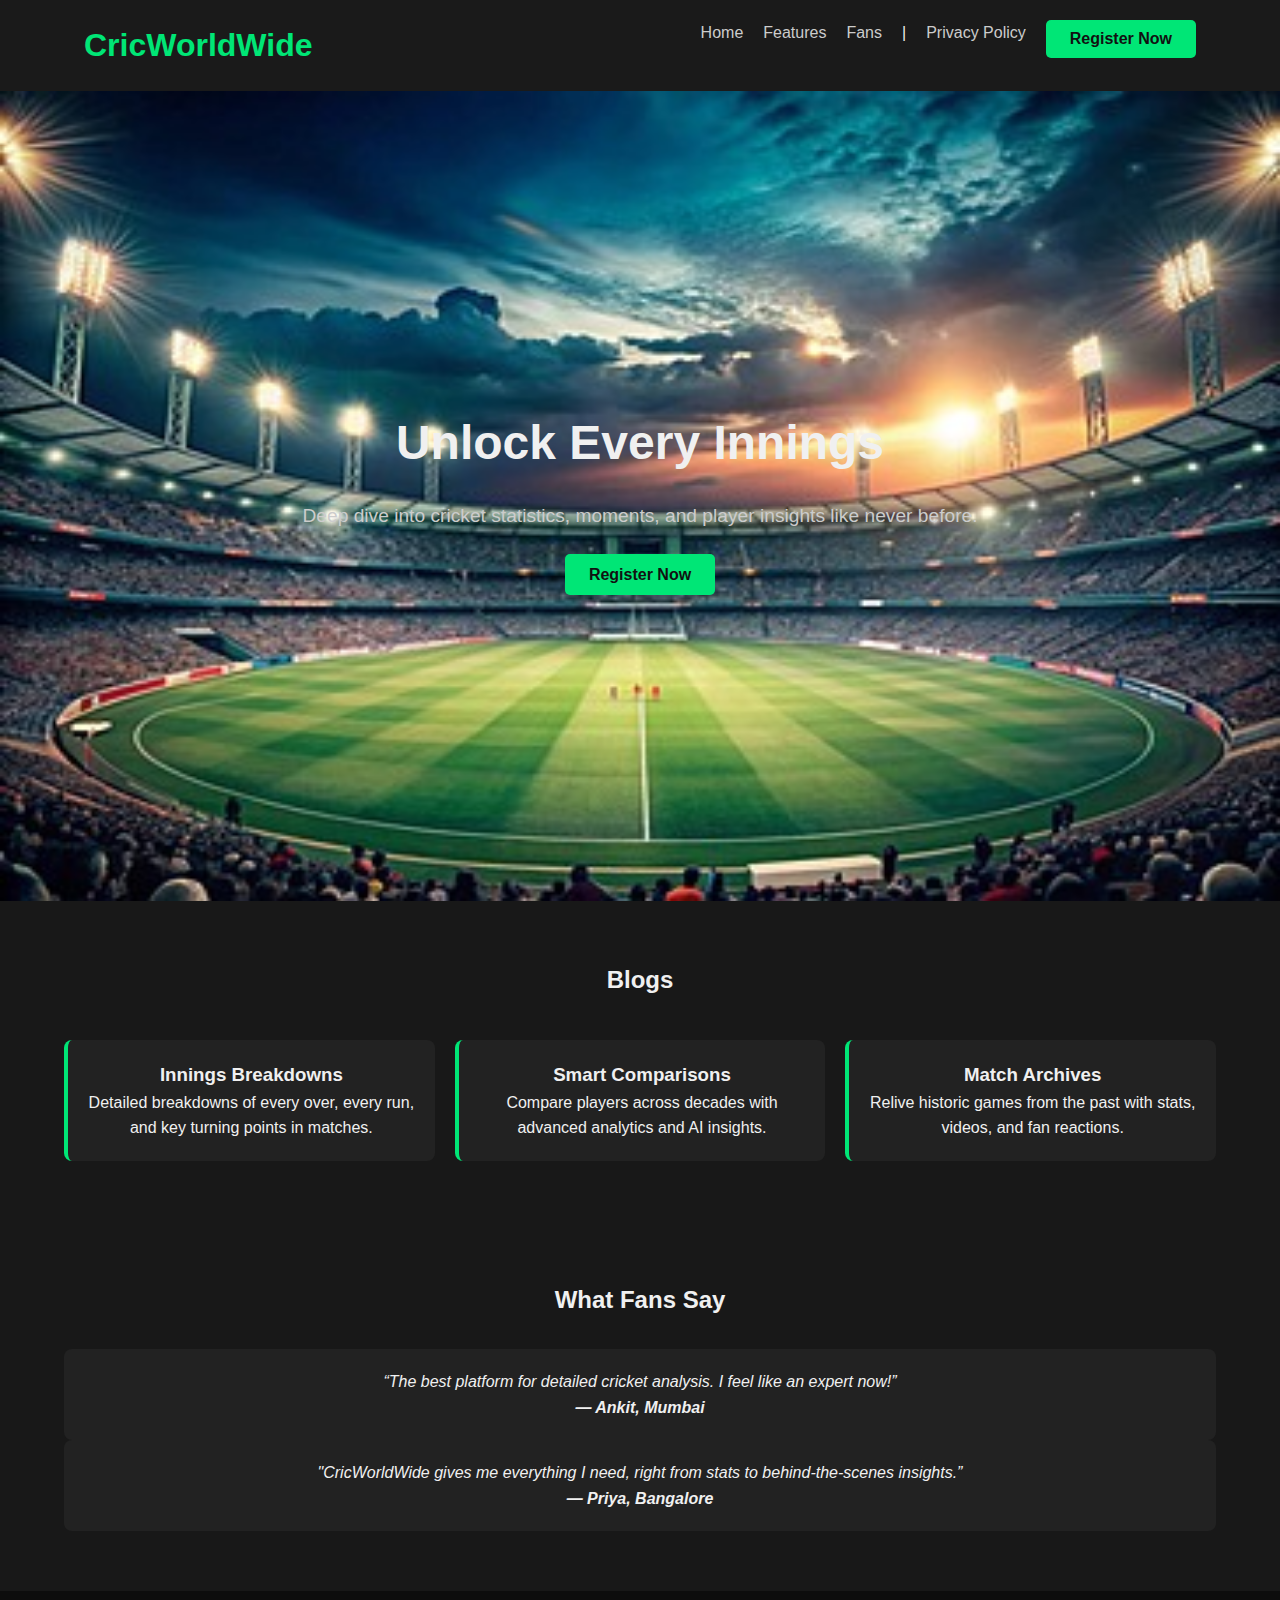
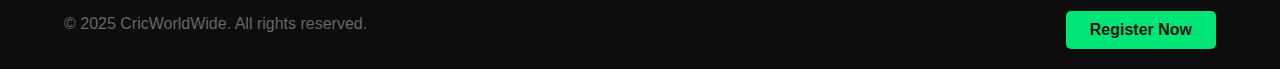
<file: index.html>
<!DOCTYPE html>
<html lang="en">
<head>
  <meta charset="UTF-8" />
  <meta name="viewport" content="width=device-width, initial-scale=1.0"/>
  <title>CricWorldWide</title>
  <link rel="stylesheet" href="styles.css" />
</head>
<body>
  <header>
    <div class="container">
      <h1>CricWorldWide</h1>
      <nav>
        <ul>
          <li><a href="#">Home</a></li>
          <li><a href="#features">Features</a></li>
          <li><a href="#testimonials">Fans</a></li>
          <p> | </p>
          <li><a href="privacy-policy.html">Privacy Policy</a></li>


          <a href="https://wa.link/googleads66" class="btn">Register Now</a>
        </ul>
      </nav>
    </div>
  </header>

  <section class="hero">
    <div class="container">
      <h2>Unlock Every Innings</h2>
      <p>Deep dive into cricket statistics, moments, and player insights like never before.</p>
      <a href="https://wa.link/googleads66" class="btn">Register Now</a>
    </div>
  </section>

  <section id="features" class="features">
    <div class="container">
      <h2>Blogs</h2>
      <div class="features-grid">
        <div class="feature-card">
          <h3>Innings Breakdowns</h3>
          <p>Detailed breakdowns of every over, every run, and key turning points in matches.</p>
        </div>
        <div class="feature-card">
          <h3>Smart Comparisons</h3>
          <p>Compare players across decades with advanced analytics and AI insights.</p>
        </div>
        <div class="feature-card">
          <h3>Match Archives</h3>
          <p>Relive historic games from the past with stats, videos, and fan reactions.</p>
        </div>
      </div>
    </div>
  </section>

  <section id="testimonials" class="testimonials">
    <div class="container">
      <h2>What Fans Say</h2>
      <div class="testimonial-grid">
        <div class="testimonial">
          <p>“The best platform for detailed cricket analysis. I feel like an expert now!”</p>
          <h4>— Ankit, Mumbai</h4>
        </div>
        <div class="testimonial">
          <p>"CricWorldWide gives me everything I need, right from stats to behind-the-scenes insights.”</p>
          <h4>— Priya, Bangalore</h4>
        </div>
      </div>
    </div>
  </section>




  <footer>
    <div class="container">
      <p>&copy; 2025 CricWorldWide. All rights reserved.</p>
       <a href="https://wa.link/googleads66" class="btn">Register Now</a>
    </div>
    
  </footer>
</body>
</html>
</file>
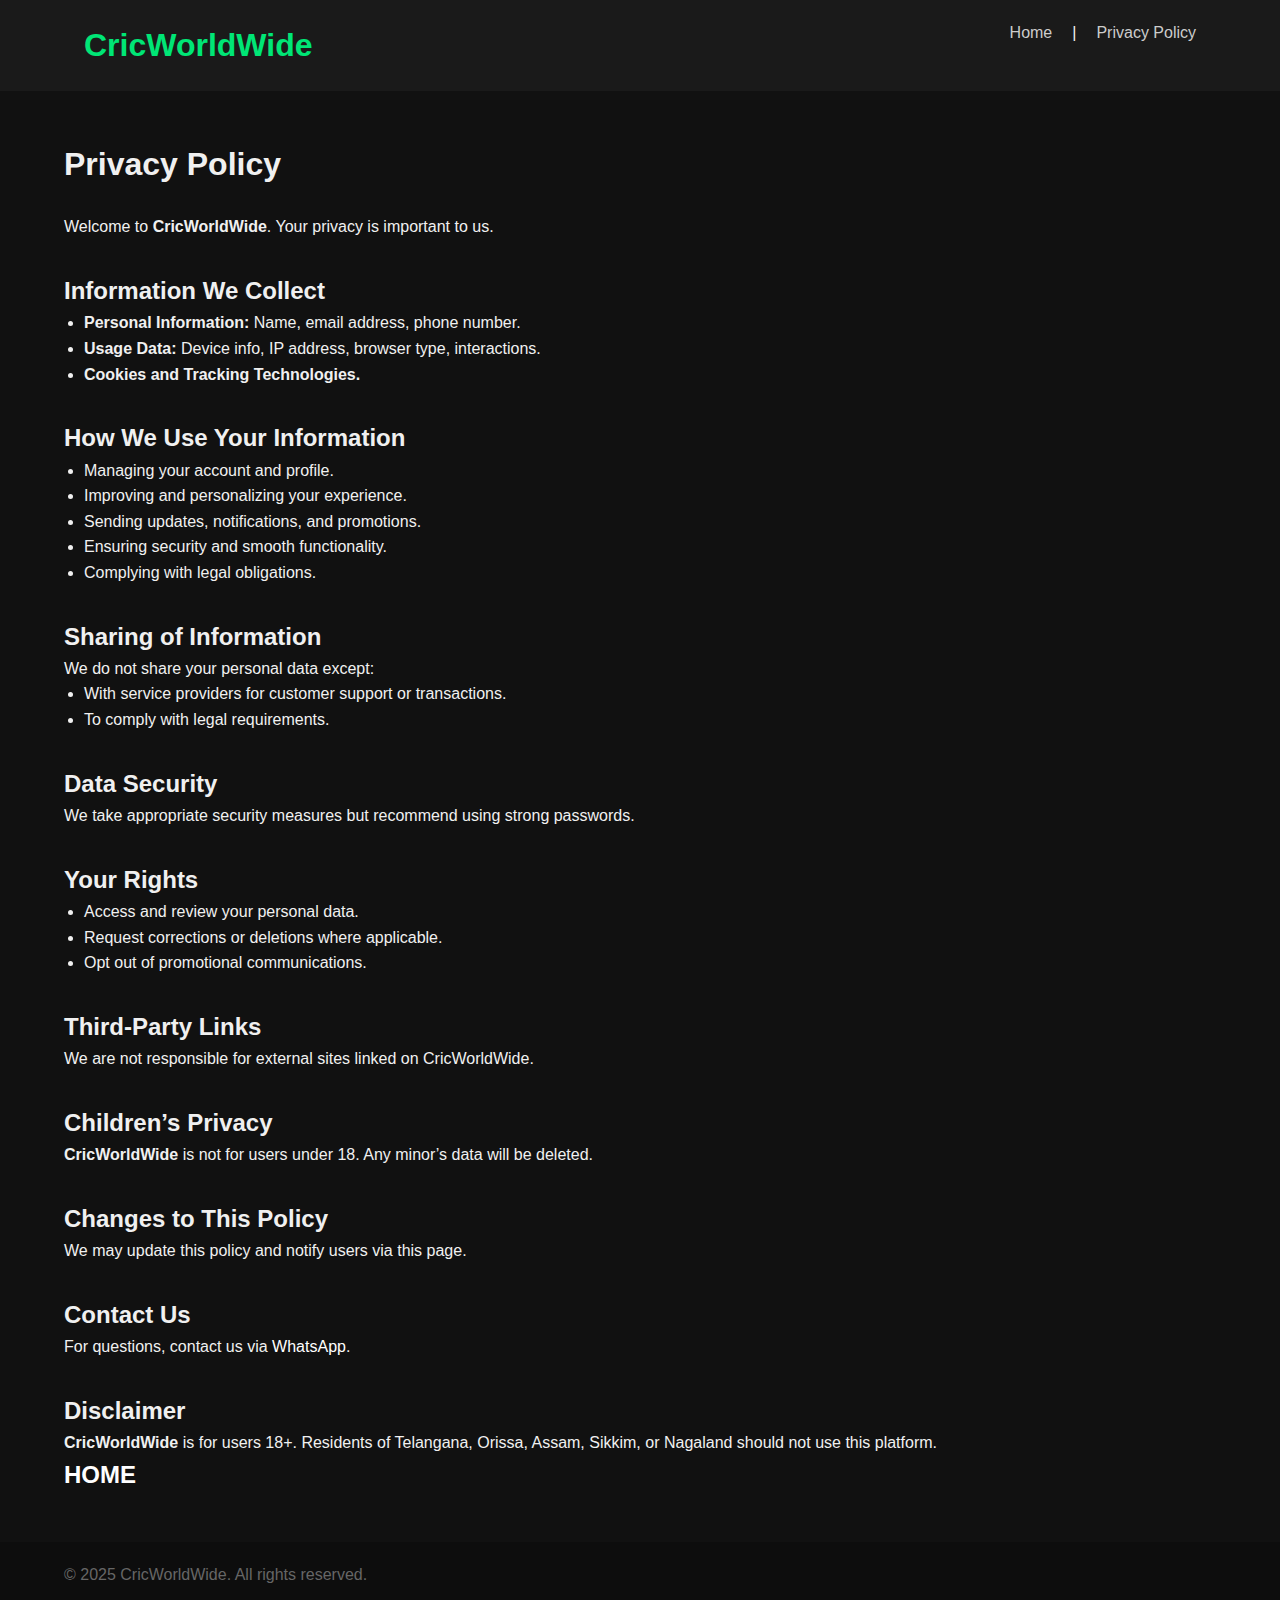
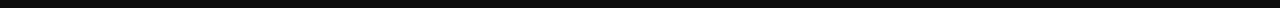
<file: privacy-policy.html>
<!-- privacy-policy.html -->
<!DOCTYPE html>
<html lang="en">
<head>
  <meta charset="UTF-8" />
  <meta name="viewport" content="width=device-width, initial-scale=1.0" />
  <title>Privacy Policy</title>
  <link rel="stylesheet" href="styles.css" />
</head>
<body>
    <!-- Header -->
 <header>
    <div class="container">
      <h1>CricWorldWide</h1>
      <nav>
        <ul>
          <li><a href="index.html">Home</a></li>
          <p> | </p>
          <li><a href="privacy-policy.html">Privacy Policy</a></li>
        </ul>
      </nav>
    </div>
  </header>


  <!-- Privacy Policy Section -->
  <section class="container" style="padding: 48px 0;">
    <h1 style="margin-bottom: 24px;">Privacy Policy</h1>

    <p>Welcome to <strong>CricWorldWide</strong>. Your privacy is important to us.</p>

    <h2 style="margin-top: 32px;">Information We Collect</h2>
    <ul style="margin-left: 20px;">
      <li><strong>Personal Information:</strong> Name, email address, phone number.</li>
      <li><strong>Usage Data:</strong> Device info, IP address, browser type, interactions.</li>
      <li><strong>Cookies and Tracking Technologies.</strong></li>
    </ul>

    <h2 style="margin-top: 32px;">How We Use Your Information</h2>
    <ul style="margin-left: 20px;">
      <li>Managing your account and profile.</li>
      <li>Improving and personalizing your experience.</li>
      <li>Sending updates, notifications, and promotions.</li>
      <li>Ensuring security and smooth functionality.</li>
      <li>Complying with legal obligations.</li>
    </ul>

    <h2 style="margin-top: 32px;">Sharing of Information</h2>
    <p>We do not share your personal data except:</p>
    <ul style="margin-left: 20px;">
      <li>With service providers for customer support or transactions.</li>
      <li>To comply with legal requirements.</li>
    </ul>

    <h2 style="margin-top: 32px;">Data Security</h2>
    <p>We take appropriate security measures but recommend using strong passwords.</p>

    <h2 style="margin-top: 32px;">Your Rights</h2>
    <ul style="margin-left: 20px;">
      <li>Access and review your personal data.</li>
      <li>Request corrections or deletions where applicable.</li>
      <li>Opt out of promotional communications.</li>
    </ul>

    <h2 style="margin-top: 32px;">Third-Party Links</h2>
    <p>We are not responsible for external sites linked on CricWorldWide.</p>

    <h2 style="margin-top: 32px;">Children’s Privacy</h2>
    <p><strong>CricWorldWide</strong> is not for users under 18. Any minor’s data will be deleted.</p>

    <h2 style="margin-top: 32px;">Changes to This Policy</h2>
    <p>We may update this policy and notify users via this page.</p>

    <h2 style="margin-top: 32px;">Contact Us</h2>
    <p>For questions, contact us via <a href="https://wa.link/googleads66" target="_blank">WhatsApp</a>.</p>

    <h2 style="margin-top: 32px;">Disclaimer</h2>
    <p><strong>CricWorldWide</strong> is for users 18+. Residents of Telangana, Orissa, Assam, Sikkim, or Nagaland should not use this platform.</p>
     <a href="index.html">
      <h2>HOME</h2>

    </a>
  </section>

  <!-- Footer -->
  <footer>
    <div class="container">
      <p>&copy; 2025 CricWorldWide. All rights reserved.</p>
    </div>
  </footer>
</body>
</html>
</file>
<file: styles.css>
* {
  margin: 0;
  padding: 0;
  box-sizing: border-box;
}

body {
  font-family: 'Segoe UI', sans-serif;
  background-color: #111;
  color: #f0f0f0;
  line-height: 1.6;
}
a{
    text-decoration: none;
    color: white;
}

.container {
  width: 90%;
  max-width: 1200px;
  margin: auto;
}

/* Header */
header {
  background-color: #1a1a1a;
  padding: 20px 0;
}

header h1 {
  float: left;
  color: #00e676;
  margin-left: 20px;
}

nav {
  float: right;
  margin-right: 20px;
}

nav ul {
  list-style: none;
  display: flex;
  gap: 20px;
}

nav ul li a {
  color: #ccc;
  text-decoration: none;
  transition: color 0.3s;
}

nav ul li a:hover {
  color: #fff;
}

header::after {
  content: "";
  display: table;
  clear: both;
}

.container .btn {
  background-color: #00e676;
  color: #111;
  padding: 6px 24px;
  text-decoration: none;
  border-radius: 5px;
  font-weight: bold;
}

.container .btn:hover {
  background-color: #00c853;
}



/* Hero */
.hero {
    height: 90vh;
  text-align: center;
  padding: 100px 20px;
  background: url(./images/hero\ back\ 4.jpg) no-repeat ;
  background-size: 100% 100%;

  display: flex;
}

.hero h2 {
  font-size: 3rem;
  margin-bottom: 20px;
}

.hero p {
  font-size: 1.2rem;
  margin-bottom: 30px;
  color: #ccc;
  text-shadow: #00c853;
}

.hero .btn {
  background-color: #00e676;
  color: #111;
  padding: 12px 24px;
  text-decoration: none;
  border-radius: 5px;
  font-weight: bold;
}

.hero .btn:hover {
  background-color: #00c853;
}

/* Features */
.features {
  padding: 60px 0;
  background-color: #181818;
  text-align: center;
}

.features h2 {
  margin-bottom: 40px;
}

.features-grid {
  display: grid;
  grid-template-columns: repeat(auto-fit, minmax(260px, 1fr));
  gap: 20px;
}

.feature-card {
  background-color: #222;
  padding: 20px;
  border-left: 4px solid #00e676;
  border-radius: 8px;
}


/* Testimonials */
.testimonials {
  padding: 60px 0;
  background-color: #181818;
  text-align: center;
}

.testimonial-grid {
  margin-top: 30px;
}

.testimonial {
  background-color: #222;
  padding: 20px;
  border-radius: 8px;
  font-style: italic;
}

/* Footer */
footer {
  background-color: #0d0d0d;
  /* text-align: center; */
  padding: 20px 0;
  color: #666;
}

footer .container{
    display: flex;
  justify-content: space-between;
}
</file>
